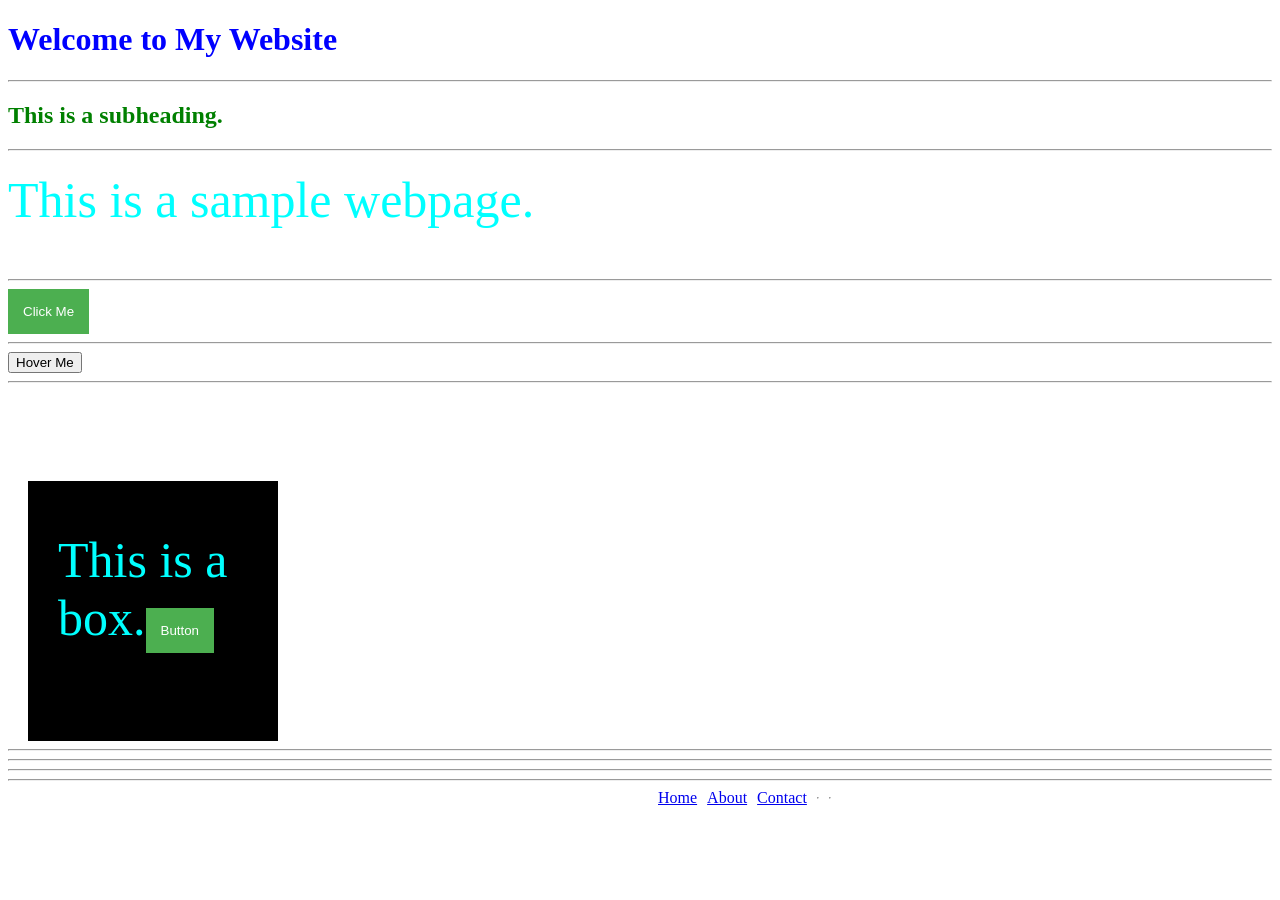
<file: index.html>
<!DOCTYPE html>
<html lang="en">
<head>
    <meta charset="UTF-8">
    <meta name="viewport" content="width=device-width, initial-scale=1.0">
    <title>Document</title>
    <link rel="stylesheet" href="styke.css">
</head>
<body>
    <h1 class="h1">Welcome to My Website</h1> <hr>
    <h2 class="h2">This is a subheading.</h2> <hr>
    <p class="p">This is a sample webpage.</p> <hr>
    <button class="button">Click Me</button> <hr>
     <button class="hover.button" width="100px" height="50px">Hover Me  </button>    <hr>
     <br> 
     <br> 
     <br><br><br> 
    <div class="box" ><p class="p">This is a box.<button class="button">Button</button></p></div> <hr>
   <hr>
     <hr>
      <hr>
      <navbar class="navbar">
        <a href="#" color = "white">Home</a>
        <a href="#" color = "white">About</a>
        <a href="#" color = "white">Contact</a>
       <hr>
        <hr>
</body>
</html>
</file>
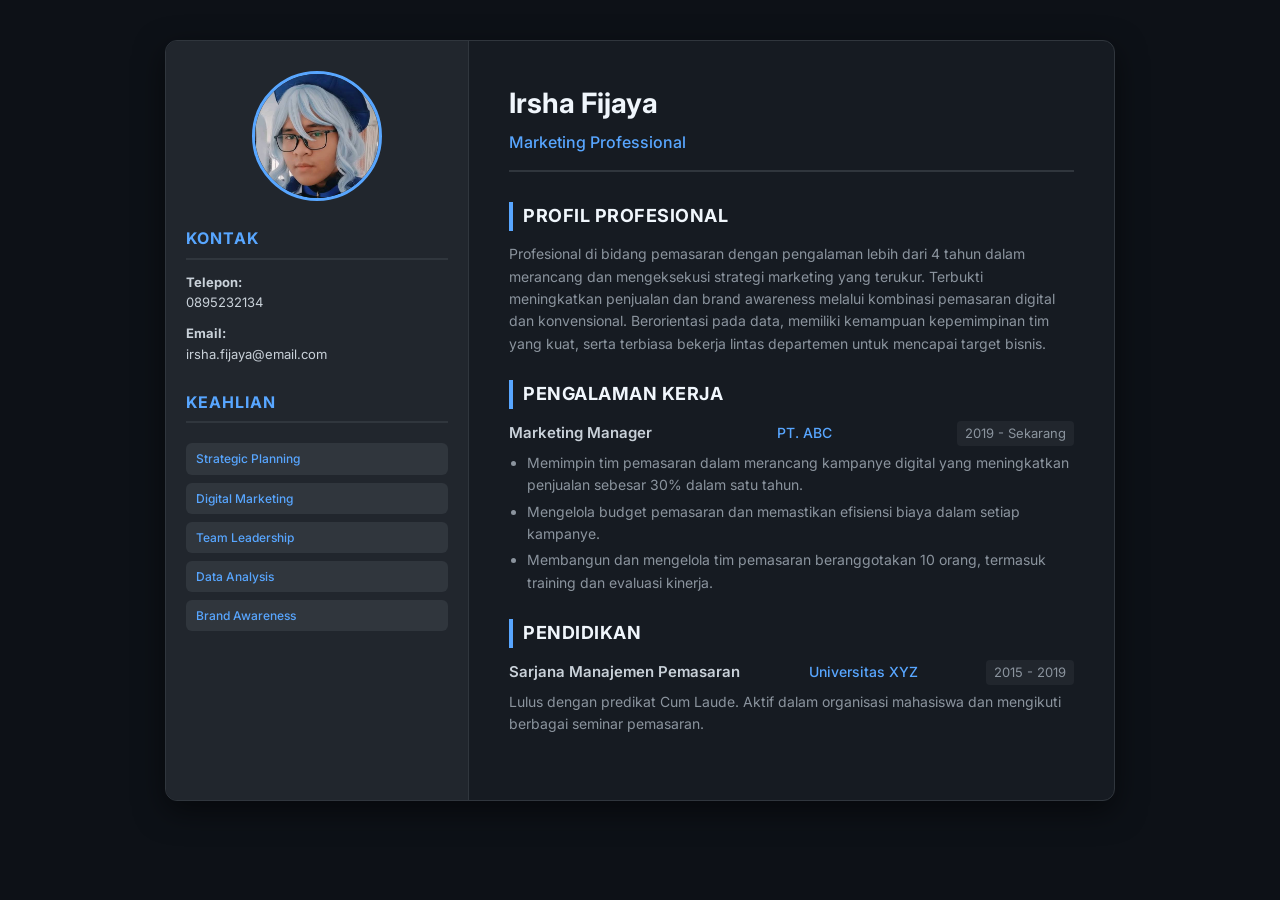
<file: cv.html/index.html>
<!DOCTYPE html>
<html lang="id">
<head>
    <meta charset="UTF-8">
    <meta name="viewport" content="width=device-width, initial-scale=1.0">
    <title>Curriculum Vitae - Irsha Fijaya</title>
    <link rel="stylesheet" href="s.css">
    <!-- Google Fonts untuk tipografi modern -->
    <link href="https://fonts.googleapis.com/css2?family=Inter:wght@300;400;500;600;700&display=swap" rel="stylesheet">
</head>
<body>

    <div class="cv-container">
        <!-- Sidebar / Kolom Kiri -->
        <aside class="cv-sidebar">
            <div class="profile-img-container">
                <img src="images (1).jpg" alt="Foto Profil Irsha Fijaya"[cite: 1]>
            </div>
            
            <div class="contact-section">
                <h3>Kontak</h3>
                <p><strong>Telepon:</strong><br> 0895232134</p>
                <p><strong>Email:</strong><br> irsha.fijaya@email.com</p>
            </div>

            <div class="skills-section">
                <h3>Keahlian</h3>
                <span class="badge">Strategic Planning</span>
                <span class="badge">Digital Marketing</span>
                <span class="badge">Team Leadership</span>
                <span class="badge">Data Analysis</span>
                <span class="badge">Brand Awareness</span>
            </div>
        </aside>

        <!-- Konten Utama / Kolom Kanan -->
        <main class="cv-main">
            <header class="cv-header">
                <h1>Irsha Fijaya</h1>
                <p class="job-title">Marketing Professional</p>
            </header>

            <section class="cv-section">
                <h2>Profil Profesional</h2>
                <p>Profesional di bidang pemasaran dengan pengalaman lebih dari 4 tahun dalam merancang dan mengeksekusi strategi marketing yang terukur. Terbukti meningkatkan penjualan dan brand awareness melalui kombinasi pemasaran digital dan konvensional. Berorientasi pada data, memiliki kemampuan kepemimpinan tim yang kuat, serta terbiasa bekerja lintas departemen untuk mencapai target bisnis.</p>
            </section>

            <section class="cv-section">
                <h2>Pengalaman Kerja</h2>
                
                <div class="experience-item">
                    <div class="exp-title-group">
                        <h3>Marketing Manager</h3>
                        <span class="company">PT. ABC</span>
                        <span class="year">2019 - Sekarang</span>
                    </div>
                    <ul>
                        <li>Memimpin tim pemasaran dalam merancang kampanye digital yang meningkatkan penjualan sebesar 30% dalam satu tahun.</li>
                        <li>Mengelola budget pemasaran dan memastikan efisiensi biaya dalam setiap kampanye.</li>
                        <li>Membangun dan mengelola tim pemasaran beranggotakan 10 orang, termasuk training dan evaluasi kinerja.</li>
                    </ul>
                </div>
            </section>

            <section class="cv-section">
                <h2>Pendidikan</h2>
                
                <div class="education-item">
                    <div class="exp-title-group">
                        <h3>Sarjana Manajemen Pemasaran</h3>
                        <span class="company">Universitas XYZ</span>
                        <span class="year">2015 - 2019</span>
                    </div>
                    <p>Lulus dengan predikat Cum Laude. Aktif dalam organisasi mahasiswa dan mengikuti berbagai seminar pemasaran.</p>
                </div>
            </section>
        </main>
    </div>

</body>
</html>
</file>
<file: styke.css>
.h1 { color: blue; }
   .h2 { color: green; }
   .button { background-color: #4CAF50; color: white; padding: 15px 15px; border: none; cursor: pointer; }
   .p { font-size: 50px; font-family: "Times New Roman", serif; color:aqua; margin-top: 20px; }
   .box { width: 190px; height: 200px; background-color: rgb(0, 0, 0); margin-left: 20px; text-align: left; padding: 30px; }
   .hover.button:hover { background-color: #45a049; margin-left: 25px; }
   .navbar {  display: flex; height:30px; width: 11%; gap: 10px; margin-left: 650px; align-items:flex-start }
</file>
<file: cv.html/s.css>
/* Reset & Pengaturan Dasar */
* {
    box-sizing: border-box;
    margin: 0;
    padding: 0;
}

body {
    background-color: #0d1117; 
    color: #c9d1d9;            
    font-family: 'Inter', Arial, sans-serif;
    line-height: 1.6;
    padding: 40px 20px;
    display: flex;
    justify-content: center;
}

/* Layout Utama CV (Grid / Flex Dua Kolom) */
.cv-container {
    display: flex;
    width: 100%;
    max-width: 950px;
    background-color: #161b22;
    border-radius: 12px;
    box-shadow: 0 10px 30px rgba(0, 0, 0, 0.5);
    overflow: hidden;
    border: 1px solid #30363d;
}

/* Sidebar Kiri */
.cv-sidebar {
    width: 32%;
    background-color: #21262d;
    padding: 30px 20px;
    border-right: 1px solid #30363d;
}

.profile-img-container {
    display: flex;
    justify-content: center;
    margin-bottom: 25px;
}

.profile-img-container img {
    width: 130px;
    height: 130px;
    object-fit: cover;
    border-radius: 50%;
    border: 3px solid #58a6ff;
}

.cv-sidebar h3 {
    font-size: 16px;
    color: #58a6ff;
    text-transform: uppercase;
    letter-spacing: 1px;
    margin-bottom: 12px;
    border-bottom: 2px solid #30363d;
    padding-bottom: 6px;
}

.contact-section, .skills-section {
    margin-bottom: 25px;
    font-size: 13px;
}

.contact-section p {
    margin-bottom: 10px;
    word-break: break-all;
}

/* Badges Keahlian */
.skills-section {
    display: flex;
    flex-direction: column;
    gap: 8px;
}

.badge {
    background-color: #30363d;
    color: #58a6ff;
    padding: 6px 10px;
    border-radius: 6px;
    font-size: 12px;
    font-weight: 500;
    display: inline-block;
}

/* Konten Utama Kanan */
.cv-main {
    flex: 1;
    padding: 40px;
}

.cv-header {
    margin-bottom: 30px;
    border-bottom: 2px solid #30363d;
    padding-bottom: 15px;
}

.cv-header h1 {
    font-size: 28px;
    color: #f0f6fc;
    font-weight: 700;
}

.job-title {
    font-size: 16px;
    color: #58a6ff;
    font-weight: 500;
    margin-top: 4px;
}

.cv-section {
    margin-bottom: 25px;
}

.cv-section h2 {
    font-size: 18px;
    color: #f0f6fc;
    margin-bottom: 12px;
    text-transform: uppercase;
    letter-spacing: 0.5px;
    border-left: 4px solid #58a6ff;
    padding-left: 10px;
}

.cv-section p {
    font-size: 14px;
    color: #8b949e;
}

/* Item Pengalaman & Pendidikan */
.experience-item, .education-item {
    margin-bottom: 15px;
}

.exp-title-group {
    display: flex;
    justify-content: space-between;
    align-items: baseline;
    flex-wrap: wrap;
    margin-bottom: 6px;
}

.experience-item h3, .education-item h3 {
    font-size: 15px;
    color: #c9d1d9;
    font-weight: 600;
}

.company {
    font-size: 14px;
    color: #58a6ff;
    font-weight: 500;
}

.year {
    font-size: 13px;
    color: #8b949e;
    background-color: #21262d;
    padding: 2px 8px;
    border-radius: 4px;
}

.experience-item ul {
    margin-left: 18px;
    font-size: 14px;
    color: #8b949e;
}

.experience-item li {
    margin-bottom: 4px;
}

/* Responsif untuk Layar HP / Mobile */
@media (max-width: 768px) {
    .cv-container {
        flex-direction: column;
    }

    .cv-sidebar {
        width: 100%;
        border-right: none;
        border-bottom: 1px solid #30363d;
        text-align: center;
    }

    .skills-section {
        align-items: center;
    }

    .exp-title-group {
        flex-direction: column;
        align-items: flex-start;
    }

    .year {
        margin-top: 4px;
    }
}
</file>
